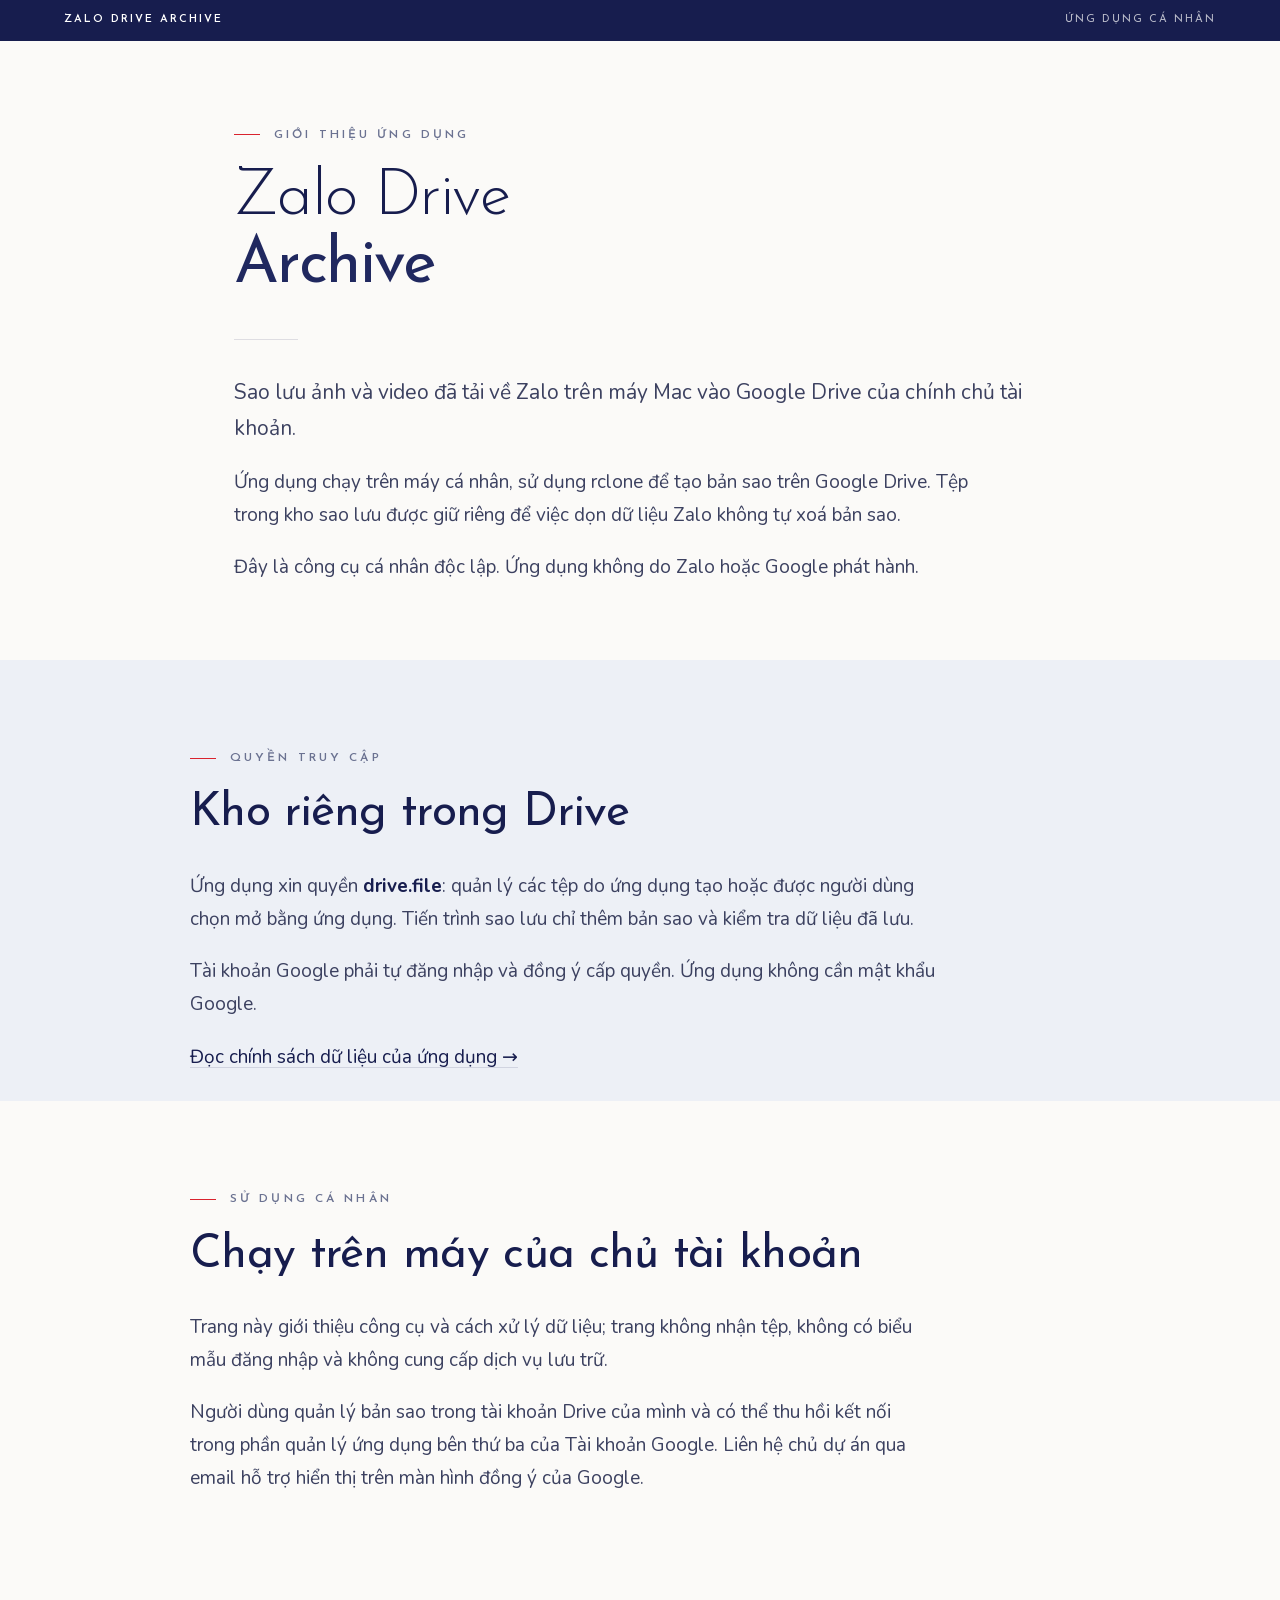
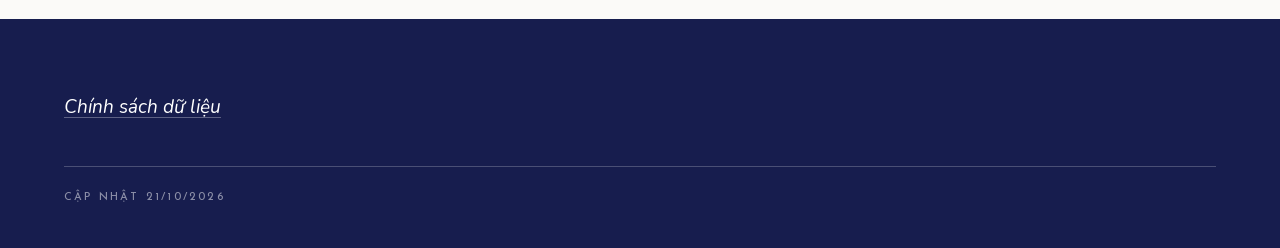
<file: index.html>
<!doctype html>
<html lang="vi">
<head>
  <meta charset="utf-8"><meta name="viewport" content="width=device-width, initial-scale=1">
  <meta name="robots" content="noindex,nofollow"><meta name="referrer" content="no-referrer">
  <title>Zalo Drive Archive — Giới thiệu ứng dụng</title>
  <link rel="stylesheet" href="fonts.css"><link rel="stylesheet" href="style.css">
</head>
<body class="fg-body">
  <div class="fg-strip"><div class="fg-wrap"><b>Zalo Drive Archive</b><span>Ứng dụng cá nhân</span></div></div>
  <main>
    <header class="fg-hero"><div class="fg-wrap fg-col">
      <p class="fg-eyebrow">Giới thiệu ứng dụng</p>
      <h1 class="fg-display">Zalo Drive<br><em>Archive</em></h1>
      <hr class="fg-shortrule">
      <p class="fg-lead">Sao lưu ảnh và video đã tải về Zalo trên máy Mac vào Google Drive của chính chủ tài khoản.</p>
      <p>Ứng dụng chạy trên máy cá nhân, sử dụng rclone để tạo bản sao trên Google Drive. Tệp trong kho sao lưu được giữ riêng để việc dọn dữ liệu Zalo không tự xoá bản sao.</p>
      <p>Đây là công cụ cá nhân độc lập. Ứng dụng không do Zalo hoặc Google phát hành.</p>
    </div></header>
    <section class="fg-band-mist"><div class="fg-wrap fg-col fg-section">
      <p class="fg-eyebrow">Quyền truy cập</p>
      <h2 class="fg-h2">Kho riêng trong Drive</h2>
      <p>Ứng dụng xin quyền <strong>drive.file</strong>: quản lý các tệp do ứng dụng tạo hoặc được người dùng chọn mở bằng ứng dụng. Tiến trình sao lưu chỉ thêm bản sao và kiểm tra dữ liệu đã lưu.</p>
      <p>Tài khoản Google phải tự đăng nhập và đồng ý cấp quyền. Ứng dụng không cần mật khẩu Google.</p>
      <p><a href="privacy.html">Đọc chính sách dữ liệu của ứng dụng →</a></p>
    </div></section>
    <section class="fg-wrap fg-col fg-section">
      <p class="fg-eyebrow">Sử dụng cá nhân</p>
      <h2 class="fg-h2">Chạy trên máy của chủ tài khoản</h2>
      <p>Trang này giới thiệu công cụ và cách xử lý dữ liệu; trang không nhận tệp, không có biểu mẫu đăng nhập và không cung cấp dịch vụ lưu trữ.</p>
      <p>Người dùng quản lý bản sao trong tài khoản Drive của mình và có thể thu hồi kết nối trong phần quản lý ứng dụng bên thứ ba của Tài khoản Google. Liên hệ chủ dự án qua email hỗ trợ hiển thị trên màn hình đồng ý của Google.</p>
    </section>
  </main>
  <footer class="fg-close"><div class="fg-wrap"><p><a href="privacy.html">Chính sách dữ liệu</a></p><span class="fg-meta">Cập nhật 21/10/2026</span></div></footer>
</body>
</html>
</file>
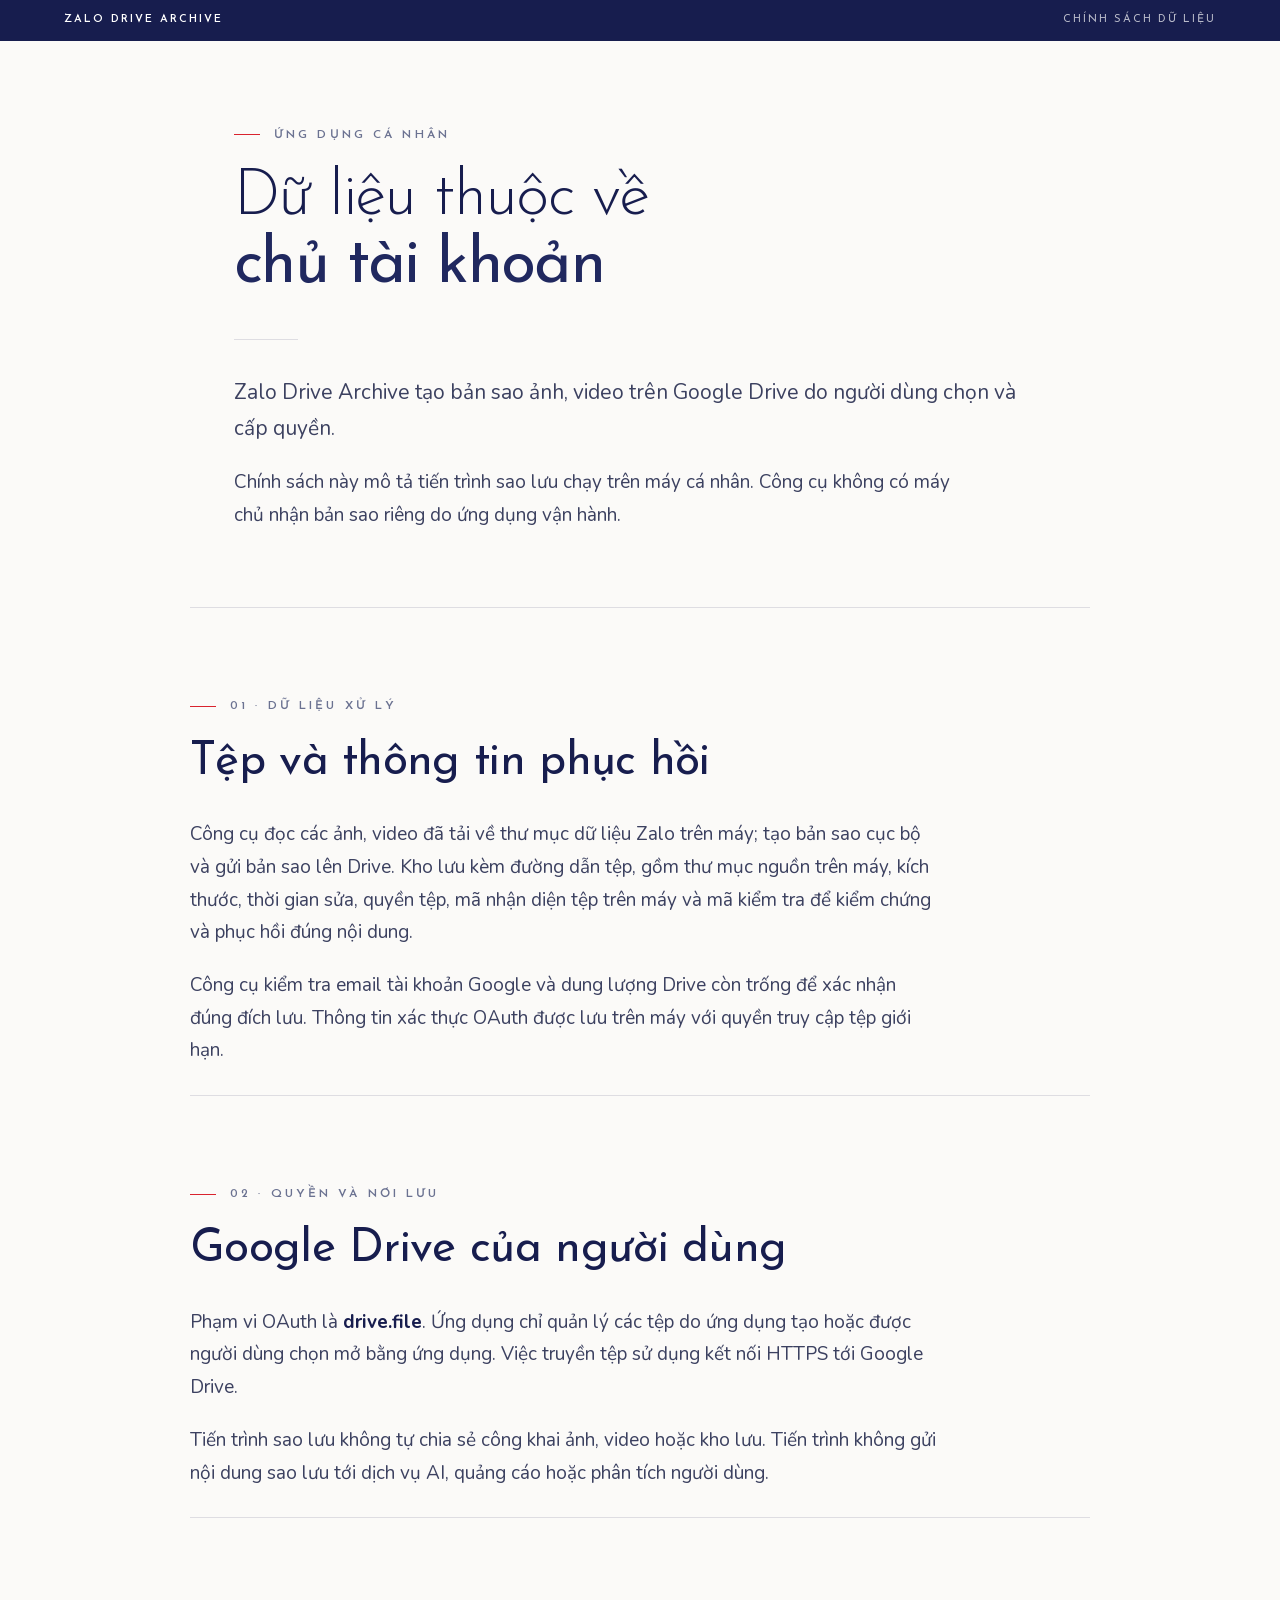
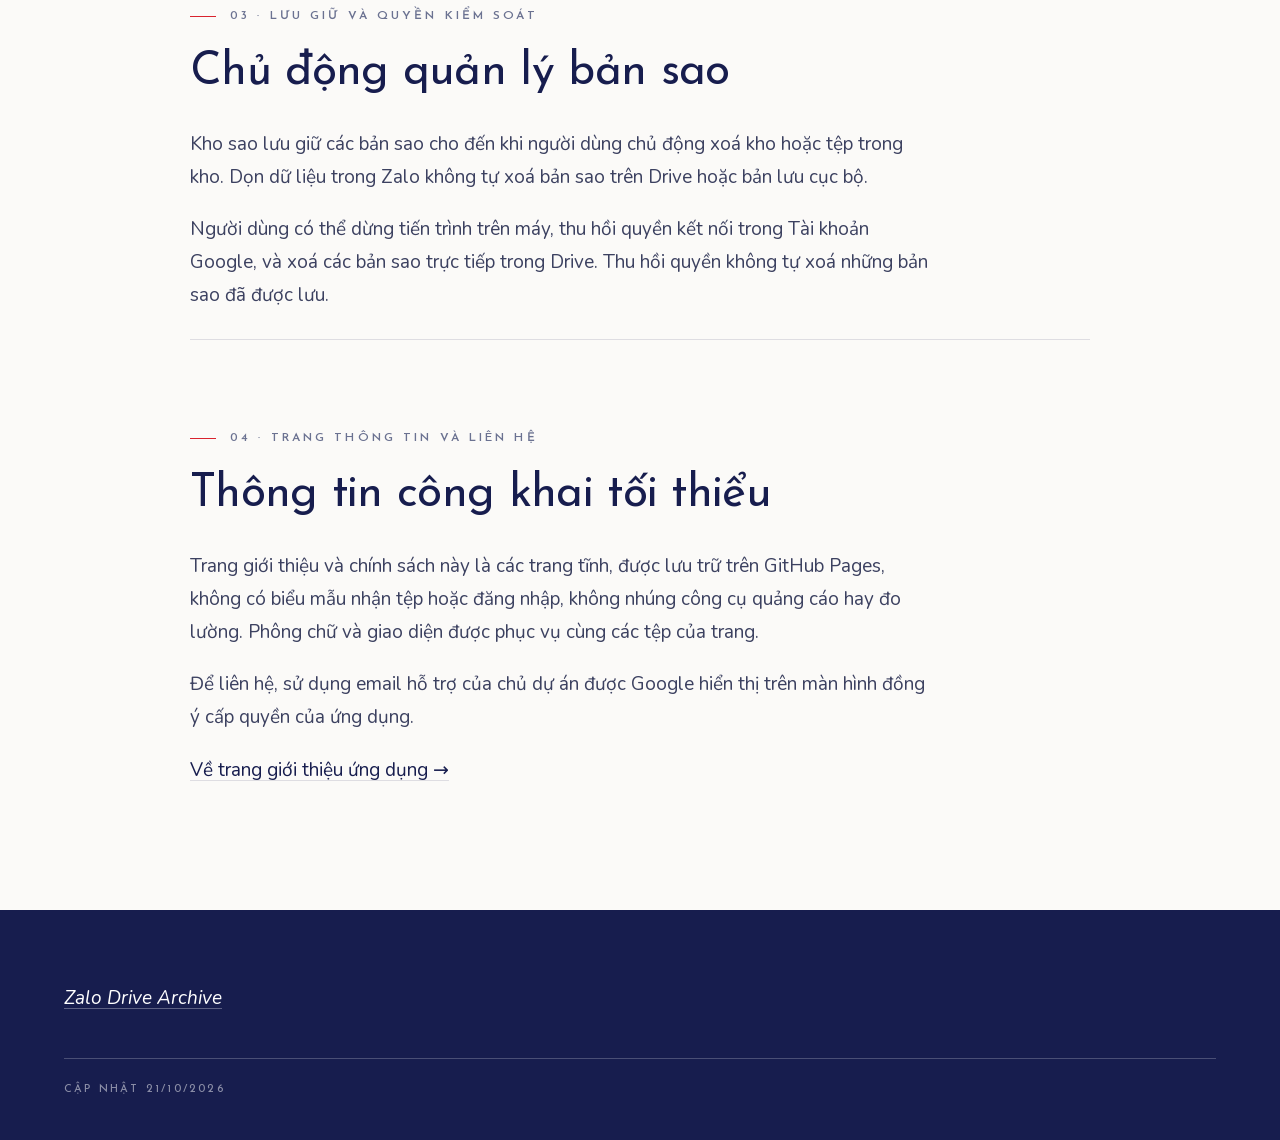
<file: privacy.html>
<!doctype html>
<html lang="vi">
<head>
  <meta charset="utf-8"><meta name="viewport" content="width=device-width, initial-scale=1">
  <meta name="robots" content="noindex,nofollow"><meta name="referrer" content="no-referrer">
  <title>Zalo Drive Archive — Chính sách dữ liệu</title>
  <link rel="stylesheet" href="fonts.css"><link rel="stylesheet" href="style.css">
</head>
<body class="fg-body">
  <div class="fg-strip"><div class="fg-wrap"><b>Zalo Drive Archive</b><span>Chính sách dữ liệu</span></div></div>
  <main>
    <header class="fg-hero"><div class="fg-wrap fg-col">
      <p class="fg-eyebrow">Ứng dụng cá nhân</p>
      <h1 class="fg-display">Dữ liệu thuộc về<br><em>chủ tài khoản</em></h1>
      <hr class="fg-shortrule">
      <p class="fg-lead">Zalo Drive Archive tạo bản sao ảnh, video trên Google Drive do người dùng chọn và cấp quyền.</p>
      <p>Chính sách này mô tả tiến trình sao lưu chạy trên máy cá nhân. Công cụ không có máy chủ nhận bản sao riêng do ứng dụng vận hành.</p>
    </div></header>
    <section class="fg-wrap fg-col fg-section fg-sep">
      <p class="fg-eyebrow">01 · Dữ liệu xử lý</p>
      <h2 class="fg-h2">Tệp và thông tin phục hồi</h2>
      <p>Công cụ đọc các ảnh, video đã tải về thư mục dữ liệu Zalo trên máy; tạo bản sao cục bộ và gửi bản sao lên Drive. Kho lưu kèm đường dẫn tệp, gồm thư mục nguồn trên máy, kích thước, thời gian sửa, quyền tệp, mã nhận diện tệp trên máy và mã kiểm tra để kiểm chứng và phục hồi đúng nội dung.</p>
      <p>Công cụ kiểm tra email tài khoản Google và dung lượng Drive còn trống để xác nhận đúng đích lưu. Thông tin xác thực OAuth được lưu trên máy với quyền truy cập tệp giới hạn.</p>
    </section>
    <section class="fg-wrap fg-col fg-section fg-sep">
      <p class="fg-eyebrow">02 · Quyền và nơi lưu</p>
      <h2 class="fg-h2">Google Drive của người dùng</h2>
      <p>Phạm vi OAuth là <strong>drive.file</strong>. Ứng dụng chỉ quản lý các tệp do ứng dụng tạo hoặc được người dùng chọn mở bằng ứng dụng. Việc truyền tệp sử dụng kết nối HTTPS tới Google Drive.</p>
      <p>Tiến trình sao lưu không tự chia sẻ công khai ảnh, video hoặc kho lưu. Tiến trình không gửi nội dung sao lưu tới dịch vụ AI, quảng cáo hoặc phân tích người dùng.</p>
    </section>
    <section class="fg-wrap fg-col fg-section fg-sep">
      <p class="fg-eyebrow">03 · Lưu giữ và quyền kiểm soát</p>
      <h2 class="fg-h2">Chủ động quản lý bản sao</h2>
      <p>Kho sao lưu giữ các bản sao cho đến khi người dùng chủ động xoá kho hoặc tệp trong kho. Dọn dữ liệu trong Zalo không tự xoá bản sao trên Drive hoặc bản lưu cục bộ.</p>
      <p>Người dùng có thể dừng tiến trình trên máy, thu hồi quyền kết nối trong Tài khoản Google, và xoá các bản sao trực tiếp trong Drive. Thu hồi quyền không tự xoá những bản sao đã được lưu.</p>
    </section>
    <section class="fg-wrap fg-col fg-section fg-sep">
      <p class="fg-eyebrow">04 · Trang thông tin và liên hệ</p>
      <h2 class="fg-h2">Thông tin công khai tối thiểu</h2>
      <p>Trang giới thiệu và chính sách này là các trang tĩnh, được lưu trữ trên GitHub Pages, không có biểu mẫu nhận tệp hoặc đăng nhập, không nhúng công cụ quảng cáo hay đo lường. Phông chữ và giao diện được phục vụ cùng các tệp của trang.</p>
      <p>Để liên hệ, sử dụng email hỗ trợ của chủ dự án được Google hiển thị trên màn hình đồng ý cấp quyền của ứng dụng.</p>
      <p><a href="index.html">Về trang giới thiệu ứng dụng →</a></p>
    </section>
  </main>
  <footer class="fg-close"><div class="fg-wrap"><p><a href="index.html">Zalo Drive Archive</a></p><span class="fg-meta">Cập nhật 21/10/2026</span></div></footer>
</body>
</html>
</file>
